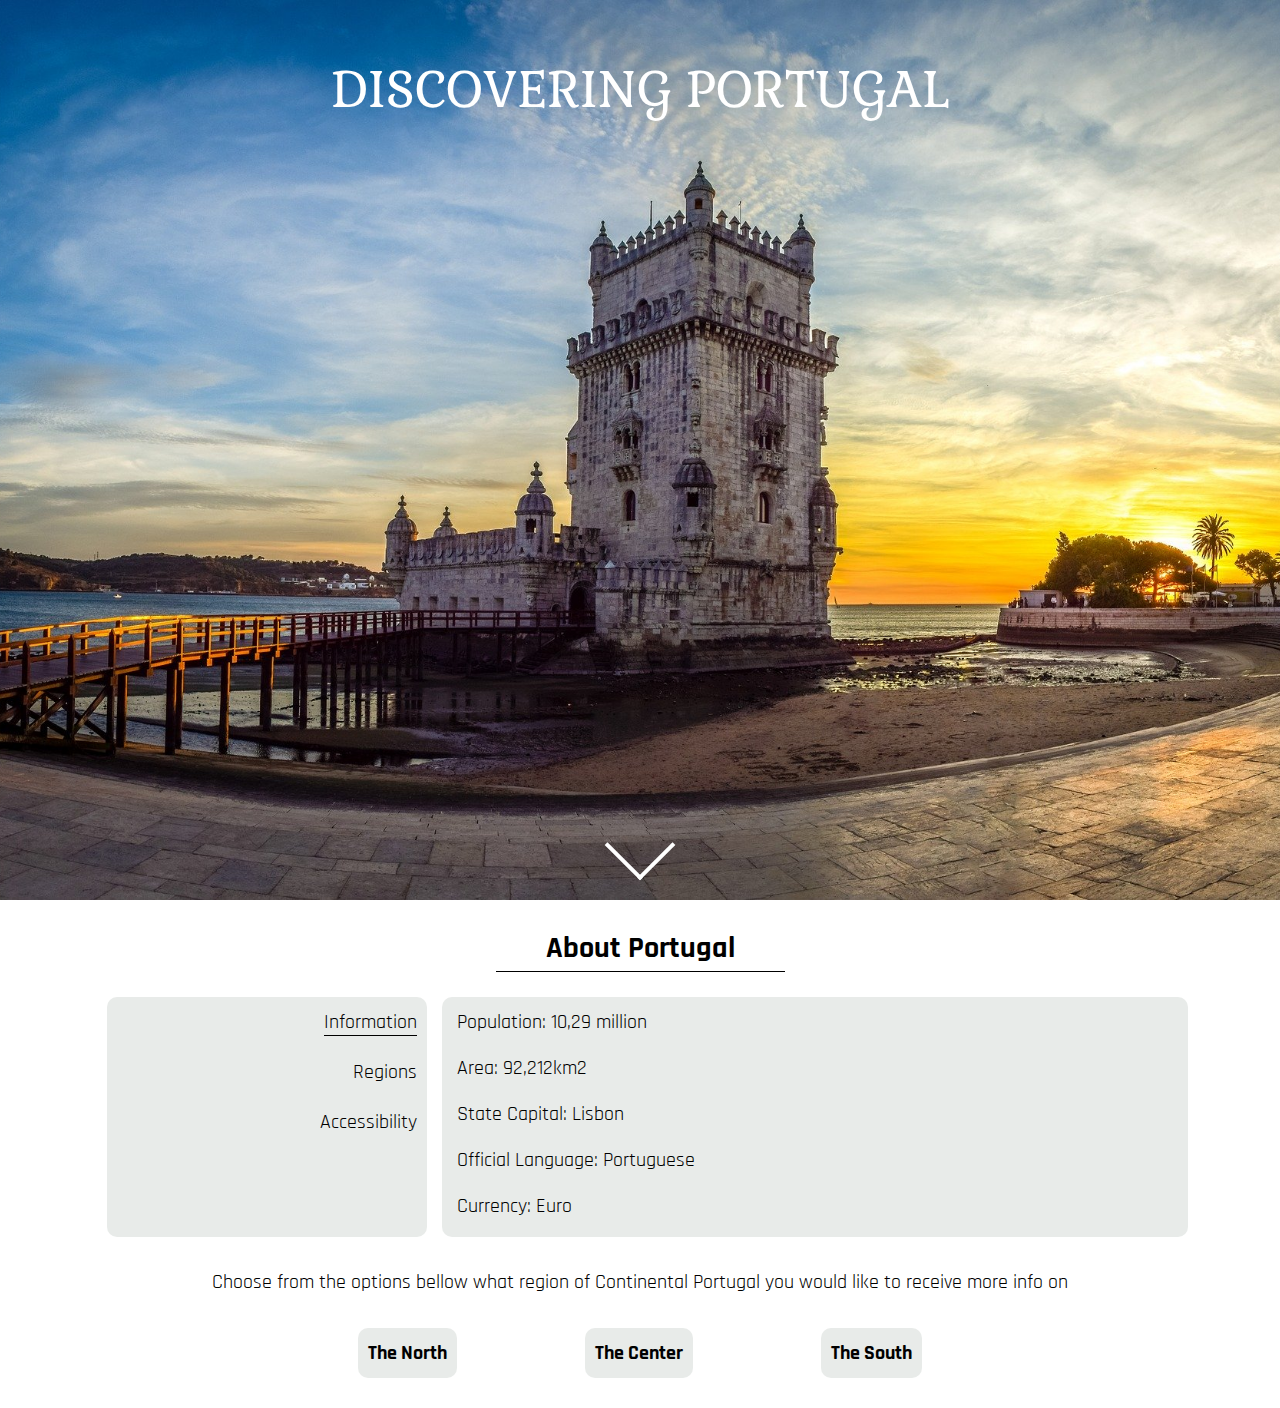
<file: index.html>
<html lang="en">
    <head>
        <meta charset="UTF-8">
        <meta name="viewport" content="width=device-width, initial-scale=1.0">
        <meta http-equiv="X-UA-Compatible" content="ie=edge">
        <link rel="stylesheet" href="https://stackpath.bootstrapcdn.com/bootstrap/4.3.1/css/bootstrap.min.css" type="text/css">
        <link rel="stylesheet" href="assets/css/style.css" type="text/css">
        <title>Discovering Portugal</title>
    </head>
    <body>
        <div id="front-image">
            <!--  HEADER  -->
            <div id="title" class="row no-gutters">
                <div class="col text-center">
                    <h1 id="heading">Discovering Portugal</h1>
                </div>
            </div>
            <div class="row no-gutters" id="arrow-container">
                <div class="text-center" id="down">
                    <a href="#about-portugal" class="x-slider-scroll-bottom"><i id="arrow"></i></a> <!-- Anchor made with the help of https://theme.co/forum/t/is-there-a-way-of-adding-a-scroll-down-button-so-people-know-theres-more-content-to-see/21618/2 -->
                </div>
            </div>
        </div>
        <div id="about-portugal">
            <div class="row no-gutters titleabout">
                <h2 id="headingabout">About Portugal</h2>
            </div>
            <div class="row no-gutters">
                <div class="options col-sm-3 offset-sm-1">
                    <button id="btn1-index"><span class="underline" id="btn1-span">Information</span></button><br>
                    <button id="btn2-index"><span id="btn2-span">Regions</span></button><br>
                    <button id="btn3-index"><span id="btn3-span">Accessibility</span></button>
                </div>
                <div class="data col-sm-7">
                    <div class="col-12" id="basics">
                        <p>Population: 10,29 million</p>
                        <p>Area: 92,212km2</p>
                        <p>State Capital: Lisbon</p>
                        <p>Official Language: Portuguese</p>
                        <p>Currency: Euro</p>
                    </div>
                    <div class="col-12 hidden" id="regions">
                        <p>Portugal can be divided into the following regions:</p>
                        <ul>
                            <li>The North of Portugal</li>
                            <li>The Center of Portugal</li>
                            <li>The South of Portugal</li>
                            <li>Azores with 9 islands</li>
                            <li>Madeira with 2 islands plus the deserted islands (3 islands) and the wild islands (2 islands)</li>
                        </ul>
                    </div>
                    <div class="col-12 hidden" id="accessibility">
                        <p>In terms of accessibility Portugal is a pretty easy country to get by.</p>
                        <p>In the continental part of the country there are three airports, one in each region: There is the Francisco Sá Carneiro airport in Porto, the Humberto Delgado Airport in Lisbon and the Airport of Faro. This makes it easy and convenient to visit all the regions. However, keep in mind that Portugal is a small country which makes it possible to visit it all in just one trip. If you decide to do so but don't want to keep having to go to the airport bother, renting a car or simply catching the bus or train are also very good and easy solutions.</p>
                        <p>In Madeira it is also pretty simple to move around. Madeira has two airports, one in the main island that is Funchal and a smaller one in the other island, named Porto Santo.</p>
                        <p>In Azores the case is the same as in Madeira. Azores has 9 different islands and all of them have an airport, but the main one is located in São Miguel (Ponta Delgadas' Airport). From there you can fly to another island or, if you prefer, you can choose to take a boat to the closest island instead</p>
                    </div>
                </div>
            </div>
            <!--  NAVIGATION BUTTONS  -->
            <div id="navigation" class="row no-gutters">
                <div id="whereto" class="row no-gutters">
                    <p>Choose from the options bellow what region of Continental Portugal you would like to receive more info on</p>
                </div>
                <div id="navigate" class="row no-gutters">
                        <button id="btn1"><a href="north.html">The North</a></button>
                        <button id="btn2"><a href="center.html">The Center</a></button>
                        <button id="btn3"><a href="south.html">The South</a></button>
                </div>
            </div>
        </div>
        <script src="https://code.jquery.com/jquery-3.3.1.slim.min.js" integrity="sha384-q8i/X+965DzO0rT7abK41JStQIAqVgRVzpbzo5smXKp4YfRvH+8abtTE1Pi6jizo" crossorigin="anonymous"></script>
        <script src="https://stackpath.bootstrapcdn.com/bootstrap/4.3.1/js/bootstrap.min.js" integrity="sha384-JjSmVgyd0p3pXB1rRibZUAYoIIy6OrQ6VrjIEaFf/nJGzIxFDsf4x0xIM+B07jRM" crossorigin="anonymous"></script>
        <script src="assets/js/index.js"></script>
    </body>
</html>
</file>
<file: assets/css/style.css>
@import url('https://fonts.googleapis.com/css?family=Gabriela|Rajdhani&display=swap');


/*     HOME PAGE     */

#front-image {
    background: url("../images/torreDeBelem.jpeg");
    background-position: center;
    background-size: cover;
    background-repeat: no-repeat;
    height: 100vh;
    margin-top: 0px;
}

#title {
    height: 20%;
}

#heading {
    font-family: "Gabriela", sans-serif;
    font-size: 50px;
    font-weight: 500;
    text-transform: uppercase;
    padding-top: 60px;
    color: white;
}

#arrow-container {
    height: 80%;
    display: table;
    width: 100%;
}

#down {
    display: table-cell;
    vertical-align: bottom;
    padding-bottom: 30px;
    width: 100%;
}

#arrow {
    border: solid white;
    width: 50px;
    height: 50px;
    border-width: 0 4px 4px 0;
    display: inline-block;
    padding: 3px;
    transform: rotate(45deg);
    -webkit-transform: rotate(45deg);
}

#headingabout {
    font-family: "Rajdhani", sans-serif;
    color: black;
    font-weight: bold;
    font-size: 30px;
    border-bottom: solid 1px black;
    display: inline-block;
    padding: 30px 50px 5px;
    margin: auto;
}

.options {
    border: none;
    border-radius: 10px;
    background-color: rgba(210, 215, 211, 0.5);
    margin-top: 25px;
    margin-right: 0;
    text-align: right;
}

#btn1-index,
#btn2-index,
#btn3-index {
    border: none;
    padding: 10px;
    text-decoration: none;
    font-family: "Rajdhani", sans-serif;
    font-size: 20px;
    color: black;
    background-color: transparent;
}

#btn1-index:focus,
#btn2-index:focus,
#btn3-index:focus {
    outline:0 !important;
}

.underline {
    border-bottom: solid 1px black;
}

.data {
    margin-left: 15px;
    margin-top: 25px;
    border: none;
    border-radius: 10px;
    background-color: rgba(210, 215, 211, 0.5);
}

#basics,
#regions,
#accessibility {
    font-family: "Rajdhani", sans-serif;
    font-size: 20px;
    color: black;
    margin: 0 auto;
    padding-top: 10px; 
}

#navigation {
    padding-top: 30px;
    padding-bottom: 30px;
    margin: 0 auto;
}

#whereto {
    font-family: "Rajdhani", sans-serif;
    font-size: 20px;
    color: black;
    margin: 0 auto;
}

#navigate {
    width: 100%;
    padding-top: 15px;
    justify-content: center;
}

#btn1,
#btn2,
#btn3 {
    background-color: rgba(210, 215, 211, 0.5);
    border: none;
    padding: 10px;
    border-radius: 10px;
}

#btn2 {
    margin-right: 10%;
    margin-left: 10%;
}

#btn1 a,
#btn2 a,
#btn3 a {
    text-decoration: none;
    font-family: "Rajdhani", sans-serif;
    font-size: 20px;
    color: black;
    font-weight: bold;
}


/*     NORTH, CENTER AND SOUTH PAGES     */

/* Images */

#picturegeres {
    padding-right: 15px;
    background-image: url("../images/geres.jpg");
    background-position: center;
    background-size: cover;
    background-repeat: no-repeat;
    width: 100%;
}

#pictureserraestrela {
    padding-right: 15px;
    background-image: url("../images/serraDaEstrela.jpg");
    background-position: center;
    background-size: cover;
    background-repeat: no-repeat;
    width: 100%;
}

#pictureporto {
    padding-right: 15px;
    background-image: url("../images/porto.jpg");
    background-position: center;
    background-size: cover;
    background-repeat: no-repeat;
    width: 100%;
}

#pictureaveiro {
    padding-right: 15px;
    background-image: url("../images/aveiro.jpg");
    background-position: center;
    background-size: cover;
    background-repeat: no-repeat;
    width: 100%;
}

#picturecostanova {
    padding-right: 15px;
    background-image: url("../images/costaNova.jpg");
    background-position: center;
    background-size: cover;
    background-repeat: no-repeat;
    width: 100%;
}

#picturemoledo {
    padding-right: 15px;
    background-image: url("../images/praiaDoMoledo.jpg");
    background-position: center;
    background-size: cover;
    background-repeat: no-repeat;
    width: 100%;
}

#picturecandeeiros {
    padding-right: 15px;
    background-image: url("../images/serraDeAire.jpg");
    background-position: center;
    background-size: cover;
    background-repeat: no-repeat;
    width: 100%;
}

#picturearrabida {
    padding-right: 15px;
    background-image: url("../images/arrabida.jpg");
    background-position: center;
    background-size: cover;
    background-repeat: no-repeat;
    width: 100%;
}

#picturelisbon {
    padding-right: 15px;
    background-image: url("../images/lisboa.jpg");
    background-position: center;
    background-size: cover;
    background-repeat: no-repeat;
    width: 100%;
}

#picturesintra {
    padding-right: 15px;
    background-image: url("../images/palacioDaPena.jpg");
    background-position: center;
    background-size: cover;
    background-repeat: no-repeat;
    width: 100%;
}

#picturetomar {
    padding-right: 15px;
    background-image: url("../images/tomarConvento.jpg");
    background-position: center;
    background-size: cover;
    background-repeat: no-repeat;
    width: 100%;
}

#picturenazare {
    padding-right: 15px;
    background-image: url("../images/nazare.jpg");
    background-position: center;
    background-size: cover;
    background-repeat: no-repeat;
    width: 100%;
}

#picturesesimbra {
    padding-right: 15px;
    background-image: url("../images/sesimbra.jpg");
    background-position: center;
    background-size: cover;
    background-repeat: no-repeat;
    width: 100%;
}

#picturecostavicentina {
    padding-right: 15px;
    background-image: url("../images/costaVicentina.jpg");
    background-position: center;
    background-size: cover;
    background-repeat: no-repeat;
    width: 100%;
}

#pictureguadiana {
    padding-right: 15px;
    background-image: url("../images/valeGuadiana.jpg");
    background-position: center;
    background-size: cover;
    background-repeat: no-repeat;
    width: 100%;
}

#pictureevora {
    padding-right: 15px;
    background-image: url("../images/evora.jpg");
    background-position: center;
    background-size: cover;
    background-repeat: no-repeat;
    width: 100%;
}

#picturetavira {
    padding-right: 15px;
    background-image: url("../images/tavira.jpg");
    background-position: center;
    background-size: cover;
    background-repeat: no-repeat;
    width: 100%;
}

#picturealmograve {
    padding-right: 15px;
    background-image: url("../images/praiaDeAlmograve.jpg");
    background-position: center;
    background-size: cover;
    background-repeat: no-repeat;
    width: 100%;
}

#picturemarinha {
    padding-right: 15px;
    background-image: url("../images/praiaDaMarinha.jpg");
    background-position: center;
    background-size: cover;
    background-repeat: no-repeat;
    width: 100%;
}

/* Header */

#header {
    height: 120px;
}

.navbar {
    height: 120px;
    width: 100%;
    padding: 35px 10px;
    top: 0;
    background-color: rgba(170, 210, 223, 1);
}

.navbar-toggler {
    border: transparent;
    padding: 4px 0px;
}

.nav-container {
    height: 100%;
}

.heading-smaller {
    font-family: "Gabriela", sans-serif;
    font-size: 30px;
    font-weight: 200;
    text-transform: uppercase;
    padding-left: 5%;
    margin: 0;
}

.navbar-collapse {
    width: 100%;
    padding-right: 5%;
}

.navbar-nav {
    width: 100%;
}

.nav-item {
    text-decoration: none;
    font-family: "Rajdhani", sans-serif;
    font-size: 25px;
    color: black;
    font-weight: bold;
    z-index: 10000000;
}

/* Body */

#places {
    padding-left: 5%;
    padding-right: 5%;
}

#map-container {
    padding-top: 30px;
    padding-bottom: 15px;
    padding-right: 15px;
    width: 100%;
}

#map {
    width: 100%;
    height: 100%;
    min-height: 670px;
}

#description {
    padding-top: 30px;
    padding-bottom: 15px;
    display: flex;
    flex-flow: column;
}

#magazinequote {
    order: 1;
}

#interests {
    text-align: center;
    padding-top: 25px;
    order: 2;
}

#legend {
    padding-top: 25px;
}

#legend p {
    font-family: "Rajdhani", sans-serif;
    font-size: 20px;
    color: black;
    font-weight: bold;
    line-height: 50px;
}

#choice {
    font-family: "Rajdhani", sans-serif;
    color: black;
    font-size: 18px;
    margin-bottom: 0;
}

#map-btn1,
#map-btn2,
#map-btn3,
#map-btn4 {
    background-color: rgba(210, 215, 211, 0.9);
    border: none;
    padding: 10px;
    border-radius: 10px;
    font-family: "Rajdhani", sans-serif;
    font-size: 20px;
    color: black;
    font-weight: bold;
    margin-top: 5%;
}

#map-btn2 {
    margin-right: 5%;
    margin-left: 5%;
}

#map-btn3 {
    margin-right: 5%;
}

#map-btn1:focus,
#map-btn2:focus,
#map-btn3:focus,
#map-btn4:focus {
    outline:0 !important;
    background-color: rgba(210, 215, 211, .5);
}

#place1,
#place2,
#place3,
#place4,
#place5,
#place6,
#place7 {
    padding-left: 5%;
    padding-right: 5%;
}

#place6 {
    padding-bottom: 15px;
}

#place {
    padding-top: 30px;
    padding-bottom: 15px;
}

#place_name {
    font-family: "Rajdhani", sans-serif;
    color: black;
    font-weight: bold;
    font-size: 30px;
    border-bottom: solid 1px black;
    display: inline-block;
}

#info {
    padding-left: 15px;
}

#quote {
    font-family: "Rajdhani", sans-serif;
    color: black;
    font-size: 20px;
    font-style: italic;
}

#source {
    font-family: "Rajdhani", sans-serif;
    color: black;
    font-size: 15px;
    text-align: right;
    margin-bottom: 0;
}

#tips {
    font-family: "Rajdhani", sans-serif;
    color: black;
    font-size: 16px;
    margin-bottom: 0;
}

#tips i {
    width: 32px;
    height: 32px;
    padding: 12px 0;
    border-radius: 50%;
    font-size: 15px;
    line-height: 7px;
    text-align: center;
    background-color: rgba(210, 215, 211, 0.7);
    margin-top: 8px;
}

#source a {
    text-decoration: none;
    color: grey;
}

.hidden {
    display: none;
}

/*     MEDIA QUERIES     */

@media (max-width: 991px){ /* Big screens */
    /* Places */
    #picture {
        padding-right: 0px;
    }
}

@media (min-width: 541px) and (max-width: 1024px){ /* Tablets and smaller computers */
    /* Index Page */
    #heading {
        padding-top: 60px;
    }
    /* Header */
    .navbar-collapse {
        display: flex;
    }
    .navbar-nav {
        padding: 0px;
        height: 100%;
        display: flex;
    }
    .nav-item {
        background-color: rgba(170, 210, 223, 1);
        padding-right: 10px;
        text-align: right;
    }
}

@media (max-width: 540px){ /* Phones */
    /* Index Page */
    #heading {
        font-size: 35px;
        padding-top: 35px;
    }
    #bottom {
        padding-bottom: 50px;
    }
    #btn1,
    #btn2,
    #btn3 {
        padding: 5px;
    }
    #btn1 {
        margin-left: 5%;
    }
    #btn3 {
        margin-right: 5%;
    }
    #btn2 {
        margin-right: 3%;
        margin-left: 3%;
    }
    #btn1 a,
    #btn2 a,
    #btn3 a {
        font-size: 15px;
    }
    /* Header */
    #header {
        height: 80px;
    }
    .navbar {
        height: 80px;
        padding: 25px 10px;
    }
    .heading-smaller {
        font-size: 17px;
    }
    .navbar-collapse {
        display: flex;
    }
    .navbar-nav {
        padding: 0px;
        height: 100%;
        display: flex;
    }
    .nav-item {
        background-color: rgba(170, 210, 223, 1);
        padding-right: 10px;
        text-align: right;
        font-size: 20px;
    }
    /* Map and Interests */
    #map {
        height: 350px;
        min-height: 350px;
    }
    #description {
        padding-top: 15px;
    }
    #map-btn1,
    #map-btn2,
    #map-btn3,
    #map-btn4 {
        font-size: 15px;
    }
}

@media (max-width: 991px){ /* Point where Map-Container and Description divs or PictureX and Info divs stop beeing side-by-side*/
    #magazinequote {
        order: 2;
        padding-top: 25px;
    }
    #interests {
        order: 1;
        padding-top: 0;
    }
    #picturegeres,
    #pictureserraestrela,
    #pictureporto,
    #pictureaveiro,
    #picturecostanova,
    #picturemoledo,
    #picturecandeeiros,
    #picturearrabida,
    #picturelisbon,
    #picturesintra,
    #picturetomar,
    #picturenazare,
    #picturesesimbra,
    #picturecostavicentina,
    #pictureguadiana,
    #pictureevora,
    #picturetavira,
    #picturealmograve,
    #picturemarinha {
        width: 100%;
        height: 400px;
    }
    #info {
        padding-top: 15px;
    }
}

@media (min-width: 541px) and (max-width: 991px){ /* Tablets and until the point where Map-Container and Description divs or PictureX and Info divs stop beeing side-by-side*/
    #map {
    height: 670px;
    }   
}
</file>
